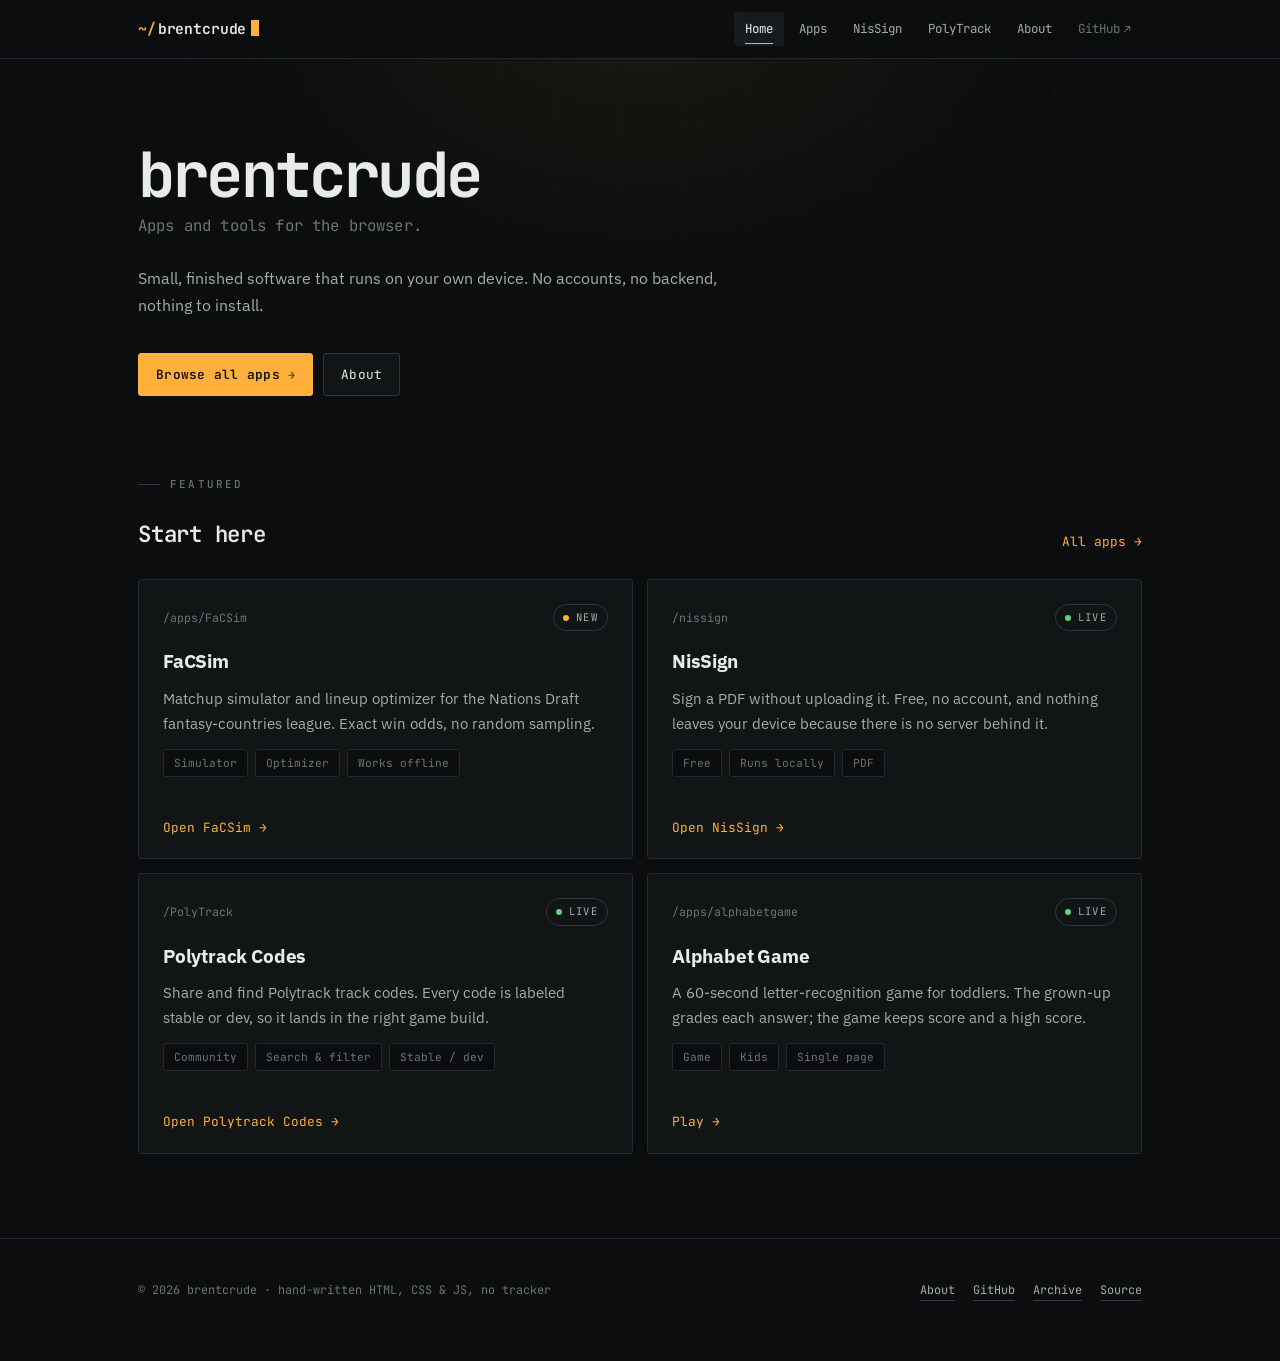
<file: index.html>
<!DOCTYPE html>
<html lang="en">
<head>
<meta charset="utf-8">
<meta name="viewport" content="width=device-width, initial-scale=1">
<title>brentcrude — apps &amp; tools</title>
<meta name="description" content="Small, finished software that runs in your browser: a fantasy-league simulator, a private PDF signer, a Polytrack code library and more. No accounts, nothing to install.">
<meta name="author" content="brentcrude">
<meta name="theme-color" content="#0b0d0e">

<meta property="og:type" content="website">
<meta property="og:title" content="brentcrude — apps &amp; tools">
<meta property="og:description" content="Small, finished software that runs in your browser. No accounts, nothing to install.">
<meta property="og:url" content="https://knerd.tech/">
<meta name="twitter:card" content="summary">

<link rel="icon" href="data:image/svg+xml,%3Csvg xmlns='http://www.w3.org/2000/svg' viewBox='0 0 32 32'%3E%3Crect width='32' height='32' rx='5' fill='%230b0d0e'/%3E%3Ctext x='16' y='23' font-family='monospace' font-size='19' font-weight='700' fill='%23ffb03a' text-anchor='middle'%3Eb%3C/text%3E%3C/svg%3E">

<link rel="preconnect" href="https://fonts.googleapis.com">
<link rel="preconnect" href="https://fonts.gstatic.com" crossorigin>
<link href="https://fonts.googleapis.com/css2?family=IBM+Plex+Sans:wght@400;500;600&family=JetBrains+Mono:wght@400;500;600;700&display=swap" rel="stylesheet">
<!-- root-relative so every page (and the 404) shares one stylesheet and one nav -->
<link rel="stylesheet" href="/assets/css/site.css">
</head>
<body>

<header class="site-head">
  <div class="wrap">
    <a class="brand" href="/"><span class="tilde">~/</span>brentcrude<span class="caret" aria-hidden="true"></span></a>
    <nav class="site-nav" aria-label="Main">
      <a href="/" aria-current="page">Home</a>
      <a href="/apps/">Apps</a>
      <a href="/nissign/">NisSign</a>
      <a href="/PolyTrack/">PolyTrack</a>
      <a href="/about/">About</a>
      <a class="ext" href="https://github.com/brentcrude" rel="noopener">GitHub</a>
    </nav>
  </div>
</header>

<main class="shell" id="top">

  <!-- ============ hero ============ -->
  <section class="hero hero--home">
    <div class="wrap">
      <h1>brentcrude</h1>
      <p class="role">Apps and tools for the browser.</p>
      <p class="bio">
        Small, finished software that runs on your own device. No accounts, no backend, nothing to install.
      </p>
      <div class="actions">
        <a class="btn primary" href="/apps/">Browse all apps<span class="arw" aria-hidden="true">&rarr;</span></a>
        <a class="btn" href="/about/">About</a>
      </div>
    </div>
  </section>

  <!-- ============ featured ============ -->
  <section id="featured" class="featured">
    <div class="wrap">
      <div class="section-head">
        <div>
          <p class="eyebrow">Featured</p>
          <h2>Start here</h2>
        </div>
        <a class="link-arrow" href="/apps/">All apps <span aria-hidden="true">&rarr;</span></a>
      </div>

      <div class="app-grid">

        <a class="app-card" href="/apps/FaCSim/dist/index.html">
          <div class="app-top"><span class="app-path">/apps/FaCSim</span><span class="status status--building"><i aria-hidden="true"></i>New</span></div>
          <h3>FaCSim</h3>
          <p>Matchup simulator and lineup optimizer for the Nations Draft fantasy-countries league. Exact win odds, no random sampling.</p>
          <ul class="tags"><li>Simulator</li><li>Optimizer</li><li>Works offline</li></ul>
          <span class="app-go">Open FaCSim <span aria-hidden="true">&rarr;</span></span>
        </a>

        <a class="app-card" href="/nissign/">
          <div class="app-top"><span class="app-path">/nissign</span><span class="status status--active"><i aria-hidden="true"></i>Live</span></div>
          <h3>NisSign</h3>
          <p>Sign a PDF without uploading it. Free, no account, and nothing leaves your device because there is no server behind it.</p>
          <ul class="tags"><li>Free</li><li>Runs locally</li><li>PDF</li></ul>
          <span class="app-go">Open NisSign <span aria-hidden="true">&rarr;</span></span>
        </a>

        <a class="app-card" href="/PolyTrack/">
          <div class="app-top"><span class="app-path">/PolyTrack</span><span class="status status--active"><i aria-hidden="true"></i>Live</span></div>
          <h3>Polytrack Codes</h3>
          <p>Share and find Polytrack track codes. Every code is labeled stable or dev, so it lands in the right game build.</p>
          <ul class="tags"><li>Community</li><li>Search &amp; filter</li><li>Stable / dev</li></ul>
          <span class="app-go">Open Polytrack Codes <span aria-hidden="true">&rarr;</span></span>
        </a>

        <a class="app-card" href="/apps/alphabetgame/">
          <div class="app-top"><span class="app-path">/apps/alphabetgame</span><span class="status status--active"><i aria-hidden="true"></i>Live</span></div>
          <h3>Alphabet Game</h3>
          <p>A 60-second letter-recognition game for toddlers. The grown-up grades each answer; the game keeps score and a high score.</p>
          <ul class="tags"><li>Game</li><li>Kids</li><li>Single page</li></ul>
          <span class="app-go">Play <span aria-hidden="true">&rarr;</span></span>
        </a>

      </div>
    </div>
  </section>

</main>

<footer class="site-foot">
  <div class="wrap">
    <span>&copy; 2026 brentcrude &middot; hand-written HTML, CSS &amp; JS, no tracker</span>
    <div class="foot-links">
      <a href="/about/">About</a>
      <a href="https://github.com/brentcrude" rel="noopener">GitHub</a>
      <a href="/legacy/">Archive</a>
      <a href="https://github.com/brentcrude/brentcrude.github.io" rel="noopener">Source</a>
    </div>
  </div>
</footer>

</body>
</html>
</file>
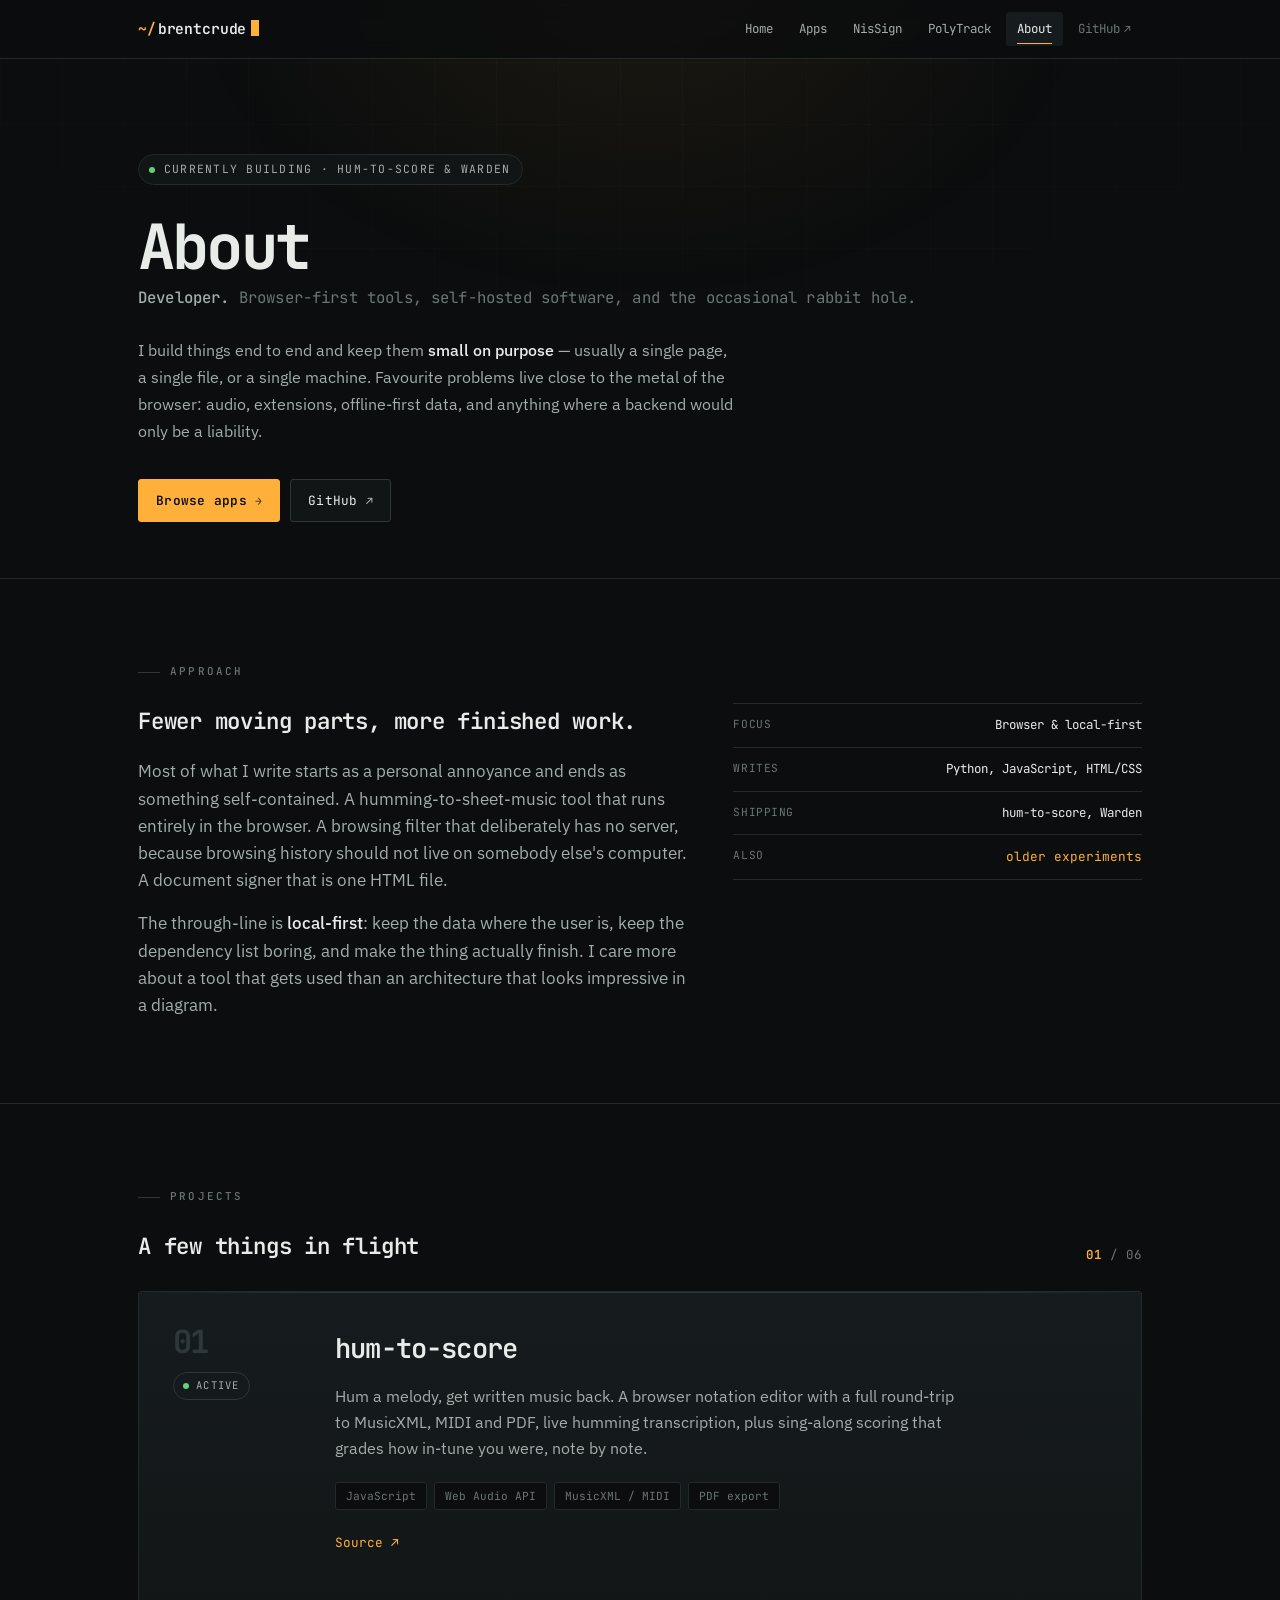
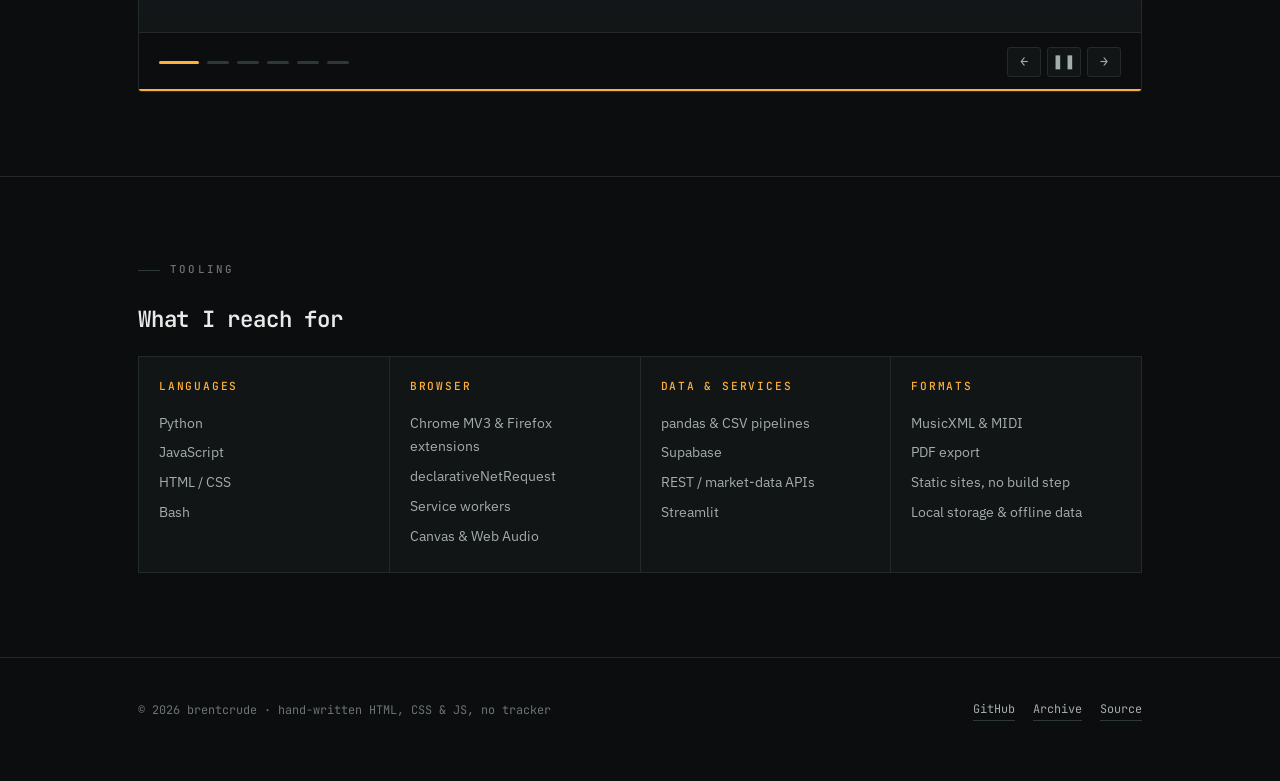
<file: about/index.html>
<!DOCTYPE html>
<html lang="en">
<head>
<meta charset="utf-8">
<meta name="viewport" content="width=device-width, initial-scale=1">
<title>About — brentcrude</title>
<meta name="description" content="About brentcrude: a developer who builds small, local-first browser tools, plus the projects in flight and the tooling behind them.">
<meta name="author" content="brentcrude">
<meta name="theme-color" content="#0b0d0e">

<meta property="og:type" content="website">
<meta property="og:title" content="About — brentcrude">
<meta property="og:description" content="A developer who builds small, local-first browser tools.">
<meta property="og:url" content="https://knerd.tech/about/">
<meta name="twitter:card" content="summary">

<link rel="icon" href="data:image/svg+xml,%3Csvg xmlns='http://www.w3.org/2000/svg' viewBox='0 0 32 32'%3E%3Crect width='32' height='32' rx='5' fill='%230b0d0e'/%3E%3Ctext x='16' y='23' font-family='monospace' font-size='19' font-weight='700' fill='%23ffb03a' text-anchor='middle'%3Eb%3C/text%3E%3C/svg%3E">

<link rel="preconnect" href="https://fonts.googleapis.com">
<link rel="preconnect" href="https://fonts.gstatic.com" crossorigin>
<link href="https://fonts.googleapis.com/css2?family=IBM+Plex+Sans:wght@400;500;600&family=JetBrains+Mono:wght@400;500;600;700&display=swap" rel="stylesheet">
<!-- root-relative so every page (and the 404) shares one stylesheet and one nav -->
<link rel="stylesheet" href="/assets/css/site.css">
</head>
<body>

<header class="site-head">
  <div class="wrap">
    <a class="brand" href="/"><span class="tilde">~/</span>brentcrude<span class="caret" aria-hidden="true"></span></a>
    <nav class="site-nav" aria-label="Main">
      <a href="/">Home</a>
      <a href="/apps/">Apps</a>
      <a href="/nissign/">NisSign</a>
      <a href="/PolyTrack/">PolyTrack</a>
      <a href="/about/" aria-current="page">About</a>
      <a class="ext" href="https://github.com/brentcrude" rel="noopener">GitHub</a>
    </nav>
  </div>
</header>

<main class="shell" id="top">

  <section class="hero hero--home">
    <div class="wrap">
      <p class="status-line"><span class="pulse" aria-hidden="true"></span>Currently building &middot; hum-to-score &amp; Warden</p>
      <h1>About</h1>
      <p class="role"><b>Developer.</b> Browser-first tools, self-hosted software, and the occasional rabbit hole.</p>
      <p class="bio">
        I build things end to end and keep them <strong>small on purpose</strong> &mdash; usually a single page,
        a single file, or a single machine. Favourite problems live close to the metal of the browser:
        audio, extensions, offline-first data, and anything where a backend would only be a liability.
      </p>
      <div class="actions">
        <a class="btn primary" href="/apps/">Browse apps<span class="arw" aria-hidden="true">&rarr;</span></a>
        <a class="btn" href="https://github.com/brentcrude" rel="noopener">GitHub<span class="arw" aria-hidden="true">&#8599;</span></a>
      </div>
    </div>
  </section>

  <section id="approach">
    <div class="wrap">
      <p class="eyebrow">Approach</p>
      <div class="about-grid">
        <div>
          <h2>Fewer moving parts, more finished work.</h2>
          <p>
            Most of what I write starts as a personal annoyance and ends as something self-contained.
            A humming-to-sheet-music tool that runs entirely in the browser. A browsing filter that
            deliberately has no server, because browsing history should not live on somebody else's
            computer. A document signer that is one HTML file.
          </p>
          <p>
            The through-line is <strong>local-first</strong>: keep the data where the user is, keep the
            dependency list boring, and make the thing actually finish. I care more about a tool that gets
            used than an architecture that looks impressive in a diagram.
          </p>
        </div>
        <ul class="facts">
          <li><span class="k">Focus</span><span class="v">Browser &amp; local-first</span></li>
          <li><span class="k">Writes</span><span class="v">Python, JavaScript, HTML/CSS</span></li>
          <li><span class="k">Shipping</span><span class="v">hum-to-score, Warden</span></li>
          <li><span class="k">Also</span><span class="v"><a class="link-arrow" href="/legacy/">older experiments</a></span></li>
        </ul>
      </div>
    </div>
  </section>

  <section id="work">
    <div class="wrap">
      <p class="eyebrow">Projects</p>
      <div class="section-head">
        <h2>A few things in flight</h2>
        <span class="counter" aria-hidden="true"><b id="pIndex">01</b> / <span id="pTotal">06</span></span>
      </div>
      <div class="panel" id="panel" tabindex="0" aria-roledescription="carousel" aria-label="Projects">
        <div class="stage" id="stage" aria-live="polite"></div>
        <div class="panel-foot">
          <div class="dots" id="dots" role="tablist" aria-label="Choose a project"></div>
          <span class="rotator-note" id="rotatorNote" aria-live="polite"></span>
          <div class="controls">
            <button type="button" class="ctrl" id="prev" aria-label="Previous project">&larr;</button>
            <button type="button" class="ctrl" id="playPause" aria-label="Pause auto-rotation" aria-pressed="false">&#10074;&#10074;</button>
            <button type="button" class="ctrl" id="next" aria-label="Next project">&rarr;</button>
          </div>
        </div>
        <div class="progress" aria-hidden="true"><span id="progress"></span></div>
      </div>
      <noscript>
        <ul class="noscript-list">
          <li>hum-to-score &mdash; hum a melody, get written music back (music notation editor in the browser)</li>
          <li>Warden &mdash; self-hosted, family-safe browsing filter with a local admin dashboard</li>
          <li>FaCSim &mdash; matchup simulator and lineup optimizer (<a href="/apps/FaCSim/dist/index.html">open it</a>)</li>
          <li>NisSign &mdash; free PDF signing tool that runs entirely on your own device (<a href="/nissign/">open it</a>)</li>
          <li>Polytrack Codes &mdash; track code library (<a href="/PolyTrack/">open it</a>)</li>
          <li>Blackjack AI &mdash; blackjack-playing agent trained on logged hand data</li>
        </ul>
      </noscript>
    </div>
  </section>

  <section id="stack">
    <div class="wrap">
      <p class="eyebrow">Tooling</p>
      <h2>What I reach for</h2>
      <div class="stack-grid">
        <div class="stack-card">
          <h3>Languages</h3>
          <ul>
            <li>Python</li>
            <li>JavaScript</li>
            <li>HTML / CSS</li>
            <li>Bash</li>
          </ul>
        </div>
        <div class="stack-card">
          <h3>Browser</h3>
          <ul>
            <li>Chrome MV3 &amp; Firefox extensions</li>
            <li>declarativeNetRequest</li>
            <li>Service workers</li>
            <li>Canvas &amp; Web Audio</li>
          </ul>
        </div>
        <div class="stack-card">
          <h3>Data &amp; services</h3>
          <ul>
            <li>pandas &amp; CSV pipelines</li>
            <li>Supabase</li>
            <li>REST / market-data APIs</li>
            <li>Streamlit</li>
          </ul>
        </div>
        <div class="stack-card">
          <h3>Formats</h3>
          <ul>
            <li>MusicXML &amp; MIDI</li>
            <li>PDF export</li>
            <li>Static sites, no build step</li>
            <li>Local storage &amp; offline data</li>
          </ul>
        </div>
      </div>
    </div>
  </section>

</main>

<footer class="site-foot">
  <div class="wrap">
    <span>&copy; 2026 brentcrude &middot; hand-written HTML, CSS &amp; JS, no tracker</span>
    <div class="foot-links">
      <a href="https://github.com/brentcrude" rel="noopener">GitHub</a>
      <a href="/legacy/">Archive</a>
      <a href="https://github.com/brentcrude/brentcrude.github.io" rel="noopener">Source</a>
    </div>
  </div>
</footer>

<script src="/assets/js/projects.js"></script>
<script src="/assets/js/main.js"></script>

</body>
</html>
</file>
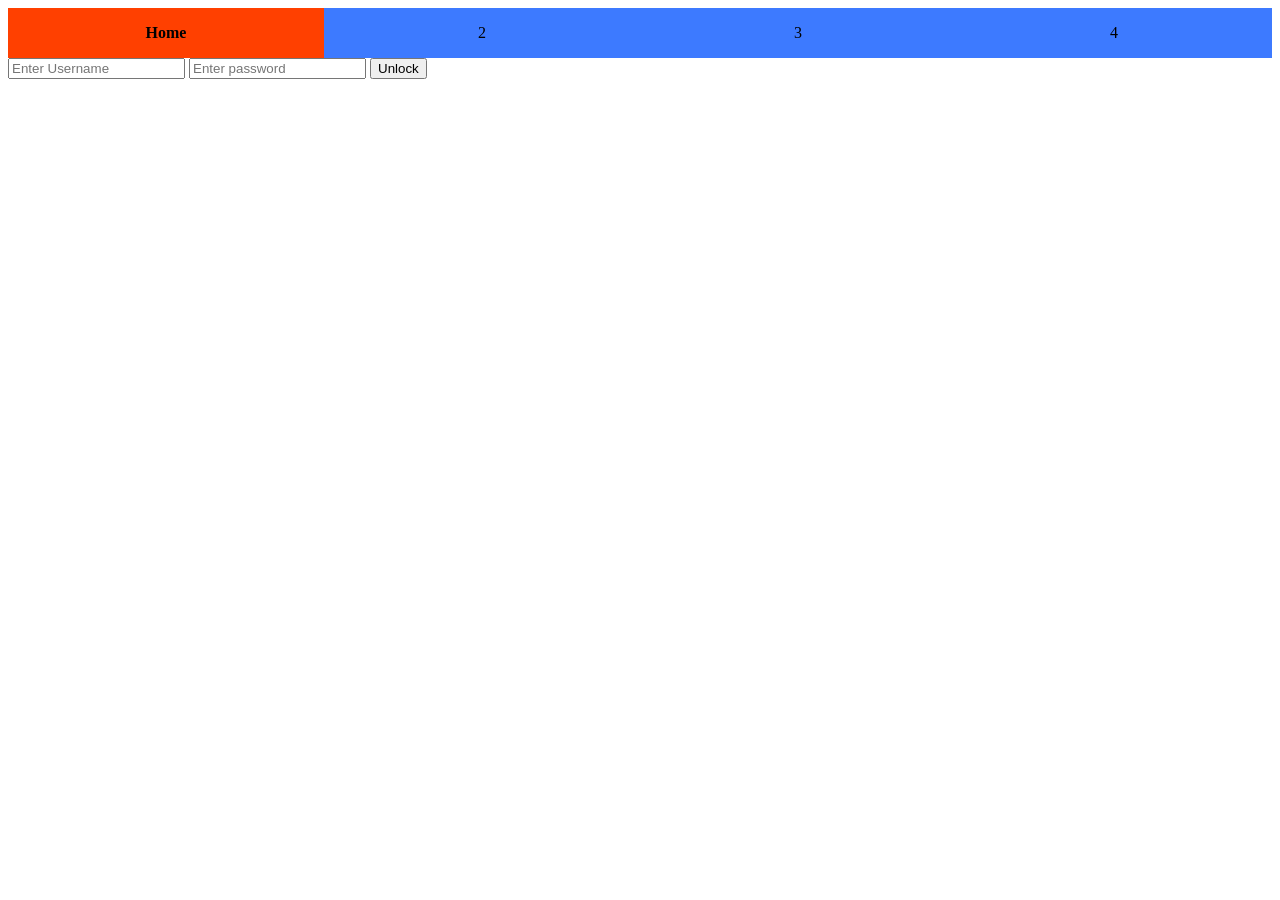
<file: legacy/index.html>
<!DOCTYPE html>
<html>
<head>
  <title>BC: Main</title>
  <link rel="stylesheet" href="style.css">
</head>
<body>
  <div class="navbar">
    <div class="navBox active">Home</div>
    <div class="navBox">2</div>
    <div class="navBox">3</div>
    <div class="navBox">4</div>
  </div>
  <input id="username" placeholder="Enter Username">
  <input type="password" id="pwdIn" placeholder="Enter password">
  <button id="checkPwd">Unlock</button>
  <div id="displayBuffer" style="display:none; margin-top:20px;"></div>

  <script src="main.js"></script>
</body>
</html>
</file>
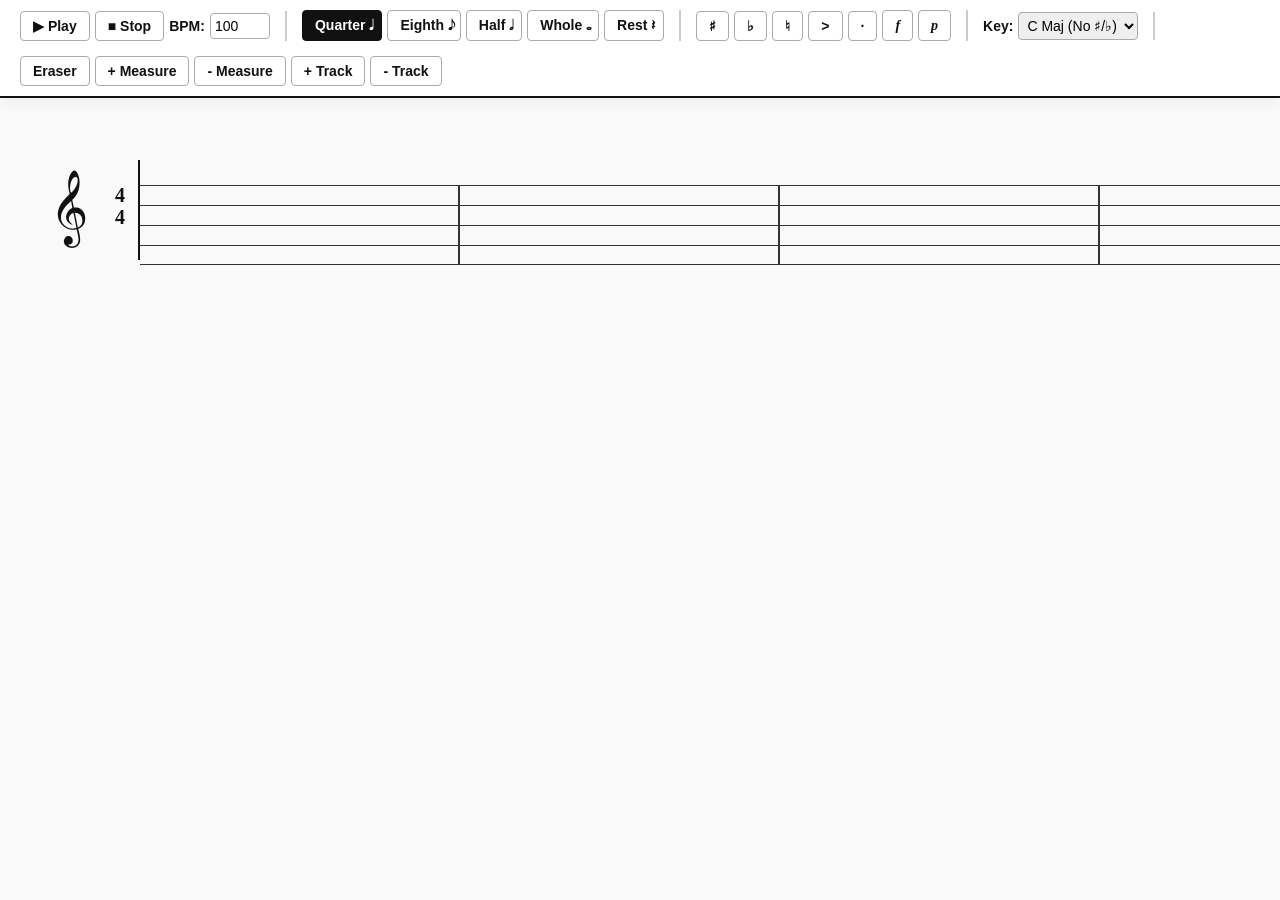
<file: beta/music/index.html>
<!DOCTYPE html>
<html lang="en">
<head>
    <meta charset="UTF-8">
    <meta name="viewport" content="width=device-width, initial-scale=1.0">
    <title>Minimalist Composer Pro</title>
    <!-- Google Fonts for Musical Symbols -->
    <link rel="preconnect" href="https://fonts.googleapis.com">
    <link rel="preconnect" href="https://fonts.gstatic.com" crossorigin>
    <link href="https://fonts.googleapis.com/css2?family=Noto+Music&display=swap" rel="stylesheet">
    <link rel="stylesheet" href="styles.css">
</head>
<body>

<div id="toolbar">
    <div class="tool-group" id="playback-tools">
        <button id="btn-play">▶ Play</button>
        <button id="btn-stop">■ Stop</button>
        <div class="input-wrapper">
            <label for="tempo-input">BPM:</label>
            <input type="number" id="tempo-input" value="100" min="40" max="240">
        </div>
    </div>
    
    <div class="tool-group" id="note-tools">
        <button class="tool-btn active" data-type="quarter" data-char="𝅘𝅥" data-dur="1">Quarter 𝅘𝅥</button>
        <button class="tool-btn" data-type="eighth" data-char="𝅘𝅥𝅮" data-dur="0.5">Eighth 𝅘𝅥𝅮</button>
        <button class="tool-btn" data-type="half" data-char="𝅗𝅥" data-dur="2">Half 𝅗𝅥</button>
        <button class="tool-btn" data-type="whole" data-char="𝅝" data-dur="4">Whole 𝅝</button>
        <button class="tool-btn" data-type="rest-quarter" data-char="𝄽" data-dur="1">Rest 𝄽</button>
    </div>

    <div class="tool-group" id="modifier-tools">
        <button class="tool-btn" data-type="accidental" data-val="♯">♯</button>
        <button class="tool-btn" data-type="accidental" data-val="♭">♭</button>
        <button class="tool-btn" data-type="accidental" data-val="♮">♮</button>
        <button class="tool-btn" data-type="articulation" data-val=">">></button>
        <button class="tool-btn" data-type="articulation" data-val="·">·</button>
        <button class="tool-btn" data-type="dynamic" data-val="f"><i>f</i></button>
        <button class="tool-btn" data-type="dynamic" data-val="p"><i>p</i></button>
    </div>

    <div class="tool-group" id="settings-tools">
        <div class="input-wrapper">
            <label for="key-sig-select">Key:</label>
            <select id="key-sig-select">
                <option value="C">C Maj (No ♯/♭)</option>
                <option value="G">G Maj (1 ♯)</option>
                <option value="D">D Maj (2 ♯)</option>
                <option value="F">F Maj (1 ♭)</option>
                <option value="Bb">Bb Maj (2 ♭)</option>
            </select>
        </div>
    </div>

    <div class="tool-group" id="action-tools">
        <button class="tool-btn" data-type="delete">Eraser</button>
        <button id="btn-add-measure">+ Measure</button>
        <button id="btn-del-measure">- Measure</button>
        <button id="btn-add-track">+ Track</button>
        <button id="btn-del-track">- Track</button>
    </div>
</div>

<div id="score"></div>

<script src="script.js"></script>
</body>
</html>
</file>
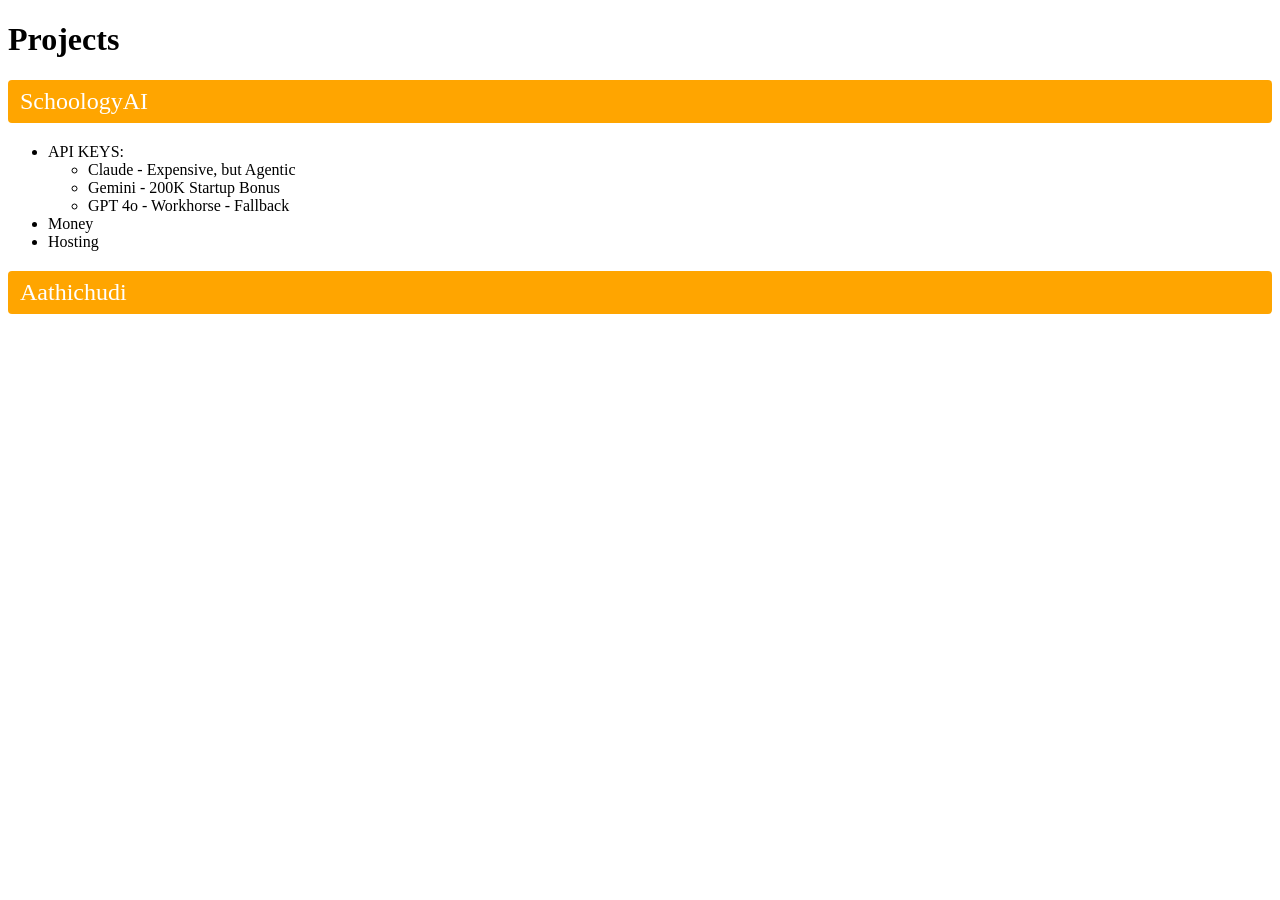
<file: dev/pending/index.html>
<!DOCTYPE html>
<head>
    <title>D1 Projects</title>
    <link rel="stylesheet" href="style.css">
</head>
<body>
    <h1>Projects</h1>
    <h2 class="pending">SchoologyAI</h2>
    <ul>
        <li>API KEYS:
            <ul>
                <li>Claude - Expensive, but Agentic</li>
                <li>Gemini - 200K Startup Bonus</li>
                <li>GPT 4o - Workhorse - Fallback</li>
            </ul>
        </li>
        <li>Money</li>
        <li>Hosting</li>
    </ul>
    <h2 class="pending">Aathichudi</h2>
</body>
</file>
<file: assets/css/site.css>
/* ============================================================
   brentcrude — bio site
   Single stylesheet. Dark, technical, no framework.
   ============================================================ */

/* ---------- tokens ---------- */
:root {
  --bg: #0b0d0e;
  --surface: #111516;
  --surface-2: #161b1d;
  --line: #222a2c;
  --line-2: #2e3739;
  --ink: #e8ece9;
  --ink-2: #a3adab;
  --ink-3: #6b7574;

  --accent: #ffb03a;          /* phosphor amber */
  --accent-ink: #0b0d0e;
  --accent-wash: rgba(255, 176, 58, 0.1);
  --ok: #62d17f;
  --info: #7cb6dd;

  --grid: rgba(255, 255, 255, 0.024);

  --mono: "JetBrains Mono", ui-monospace, SFMono-Regular, Menlo, Consolas, monospace;
  --sans: "IBM Plex Sans", system-ui, -apple-system, "Segoe UI", Roboto, Helvetica, Arial, sans-serif;

  --max: 1060px;
  --r: 3px;
  color-scheme: dark;
}

/* ---------- reset ---------- */
*, *::before, *::after { box-sizing: border-box; }

html { -webkit-text-size-adjust: 100%; scroll-behavior: smooth; }

body {
  margin: 0;
  background: var(--bg);
  color: var(--ink);
  font-family: var(--sans);
  font-size: 16.5px;
  line-height: 1.65;
  font-synthesis: none;
  -webkit-font-smoothing: antialiased;
  text-rendering: optimizeLegibility;
  overflow-x: hidden;
}

/* faint engineering grid + a single cool glow at the top */
body::before {
  content: "";
  position: fixed;
  inset: 0;
  z-index: 0;
  pointer-events: none;
  background-image:
    linear-gradient(to right, var(--grid) 1px, transparent 1px),
    linear-gradient(to bottom, var(--grid) 1px, transparent 1px);
  background-size: 62px 62px;
  -webkit-mask-image: radial-gradient(125% 85% at 50% -5%, #000 0%, transparent 78%);
  mask-image: radial-gradient(125% 85% at 50% -5%, #000 0%, transparent 78%);
}

body::after {
  content: "";
  position: fixed;
  top: -320px;
  left: 50%;
  width: 900px;
  height: 620px;
  transform: translateX(-50%);
  z-index: 0;
  pointer-events: none;
  background: radial-gradient(closest-side, rgba(255, 176, 58, 0.07), transparent 100%);
}

::selection { background: var(--accent); color: var(--accent-ink); }

img, svg { max-width: 100%; }

a { color: var(--ink); text-decoration: none; }

:focus-visible {
  outline: 2px solid var(--accent);
  outline-offset: 3px;
  border-radius: 1px;
}

/* ---------- layout ---------- */
.shell { position: relative; z-index: 1; }

.wrap {
  width: 100%;
  max-width: var(--max);
  margin: 0 auto;
  padding: 0 28px;
}

section { padding: 84px 0; border-top: 1px solid var(--line); }
section:first-of-type { border-top: 0; }

/* ---------- micro-type ---------- */
.eyebrow {
  display: flex;
  align-items: center;
  gap: 10px;
  margin: 0 0 22px;
  font-family: var(--mono);
  font-size: 0.68rem;
  font-weight: 500;
  letter-spacing: 0.2em;
  text-transform: uppercase;
  color: var(--ink-3);
}

.eyebrow::before {
  content: "";
  width: 22px;
  height: 1px;
  background: var(--line-2);
}

h2 {
  margin: 0 0 18px;
  font-family: var(--mono);
  font-size: clamp(1.15rem, 2.4vw, 1.4rem);
  font-weight: 600;
  letter-spacing: -0.01em;
}

/* ============================================================
   header
   ============================================================ */
.site-head {
  position: sticky;
  top: 0;
  z-index: 20;
  background: rgba(11, 13, 14, 0.82);
  backdrop-filter: saturate(140%) blur(10px);
  -webkit-backdrop-filter: saturate(140%) blur(10px);
  border-bottom: 1px solid var(--line);
}

.site-head .wrap {
  display: flex;
  align-items: center;
  justify-content: space-between;
  gap: 20px;
  height: 58px;
}

.brand {
  display: inline-flex;
  align-items: baseline;
  gap: 2px;
  font-family: var(--mono);
  font-size: 0.92rem;
  font-weight: 600;
  letter-spacing: -0.01em;
}

.brand .tilde { color: var(--accent); }

.brand .caret {
  display: inline-block;
  width: 8px;
  height: 1.05em;
  margin-left: 3px;
  background: var(--accent);
  transform: translateY(2px);
  animation: blink 1.15s steps(1, end) infinite;
}

@keyframes blink { 0%, 49% { opacity: 1; } 50%, 100% { opacity: 0; } }

.site-nav {
  display: flex;
  align-items: center;
  gap: 4px;
  font-family: var(--mono);
  font-size: 0.78rem;
}

.site-nav a {
  position: relative;
  padding: 7px 11px;
  border-radius: var(--r);
  color: var(--ink-2);
  transition: color 0.15s ease, background 0.15s ease;
}

.site-nav a:hover { color: var(--ink); background: var(--surface-2); }

.site-nav a[aria-current="page"] {
  color: var(--ink);
  background: var(--surface-2);
}

.site-nav a[aria-current="page"]::after {
  content: "";
  position: absolute;
  left: 11px;
  right: 11px;
  bottom: 2px;
  height: 1px;
  background: var(--accent);
}

.site-nav a.ext { color: var(--ink-3); }

.site-nav a.ext::after {
  content: "\2197";
  margin-left: 4px;
  font-size: 0.9em;
}

/* ============================================================
   hero
   ============================================================ */
.hero { padding: 96px 0 76px; border-top: 0; }

.status-line {
  display: inline-flex;
  align-items: center;
  gap: 9px;
  padding: 5px 12px 5px 10px;
  margin-bottom: 30px;
  border: 1px solid var(--line);
  border-radius: 999px;
  background: var(--surface);
  font-family: var(--mono);
  font-size: 0.71rem;
  letter-spacing: 0.11em;
  text-transform: uppercase;
  color: var(--ink-2);
}

.pulse {
  position: relative;
  width: 6px;
  height: 6px;
  border-radius: 50%;
  background: var(--ok);
}

.pulse::after {
  content: "";
  position: absolute;
  inset: -3px;
  border-radius: 50%;
  border: 1px solid var(--ok);
  opacity: 0;
  animation: ping 2.4s ease-out infinite;
}

@keyframes ping {
  0% { transform: scale(0.7); opacity: 0.7; }
  80%, 100% { transform: scale(1.5); opacity: 0; }
}

.hero h1 {
  margin: 0 0 6px;
  font-family: var(--mono);
  font-size: clamp(2.1rem, 7vw, 3.9rem);
  font-weight: 700;
  line-height: 1.02;
  letter-spacing: -0.045em;
}

.hero h1 .slash { color: var(--accent); }

.role {
  margin: 0 0 26px;
  font-family: var(--mono);
  font-size: clamp(0.85rem, 2vw, 0.98rem);
  color: var(--ink-3);
  letter-spacing: 0.01em;
}

.role b { color: var(--ink-2); font-weight: 500; }

.hero p.bio {
  max-width: 60ch;
  margin: 0 0 34px;
  font-size: 1.03rem;
  color: var(--ink-2);
}

.hero p.bio strong { color: var(--ink); font-weight: 500; }

/* home hero is compact: it introduces, the cards do the selling */
.hero--home { padding: 84px 0 56px; }
.hero--home .bio { margin-bottom: 28px; }

/* ---------- buttons ---------- */
.actions { display: flex; flex-wrap: wrap; gap: 10px; }

.btn {
  display: inline-flex;
  align-items: center;
  gap: 8px;
  padding: 10px 17px;
  border: 1px solid var(--line-2);
  border-radius: var(--r);
  background: var(--surface);
  color: var(--ink);
  font-family: var(--mono);
  font-size: 0.8rem;
  letter-spacing: 0.02em;
  cursor: pointer;
  transition: background 0.15s ease, border-color 0.15s ease, transform 0.08s ease;
}

.btn:hover { background: var(--surface-2); border-color: var(--ink-3); }
.btn:active { transform: translateY(1px); }

.btn.primary {
  background: var(--accent);
  border-color: var(--accent);
  color: var(--accent-ink);
  font-weight: 600;
}

.btn.primary:hover { background: #ffc05f; border-color: #ffc05f; }

.btn .arw { font-size: 0.9em; opacity: 0.75; }

/* ============================================================
   about
   ============================================================ */
.about-grid {
  display: grid;
  grid-template-columns: 1.35fr 1fr;
  gap: 44px;
}

.about-grid p { margin: 0 0 16px; color: var(--ink-2); }
.about-grid p:last-child { margin-bottom: 0; }
.about-grid strong { color: var(--ink); font-weight: 500; }

.facts {
  margin: 0;
  padding: 0;
  list-style: none;
  border-top: 1px solid var(--line);
}

.facts li {
  display: flex;
  justify-content: space-between;
  gap: 16px;
  padding: 11px 0;
  border-bottom: 1px solid var(--line);
  font-family: var(--mono);
  font-size: 0.78rem;
}

.facts dt, .facts .k { color: var(--ink-3); letter-spacing: 0.05em; text-transform: uppercase; font-size: 0.7rem; }
.facts .v { color: var(--ink); text-align: right; }

/* ============================================================
   stack
   ============================================================ */
.stack-grid {
  display: grid;
  grid-template-columns: repeat(auto-fit, minmax(215px, 1fr));
  gap: 1px;
  background: var(--line);
  border: 1px solid var(--line);
}

.stack-card { background: var(--surface); padding: 20px 20px 22px; }

.stack-card h3 {
  margin: 0 0 12px;
  font-family: var(--mono);
  font-size: 0.7rem;
  font-weight: 500;
  letter-spacing: 0.16em;
  text-transform: uppercase;
  color: var(--accent);
}

.stack-card ul {
  margin: 0;
  padding: 0;
  list-style: none;
  font-size: 0.9rem;
  color: var(--ink-2);
}

.stack-card li { padding: 3px 0; }


.fineprint {
  margin: auto 0 0;
  font-size: 0.74rem;
  line-height: 1.6;
  color: var(--ink-3);
}

/* ============================================================
   featured apps (home)
   ============================================================ */
.featured { padding-top: 24px; border-top: 0; }

.app-grid {
  display: grid;
  grid-template-columns: repeat(2, minmax(0, 1fr));
  gap: 14px;
}

.app-card {
  display: flex;
  flex-direction: column;
  gap: 10px;
  padding: 24px 24px 20px;
  background: var(--surface);
  border: 1px solid var(--line);
  border-radius: var(--r);
  transition: border-color 0.15s ease, background 0.15s ease, transform 0.15s ease;
}

.app-card:hover,
.app-card:focus-visible {
  border-color: var(--accent);
  background: var(--surface-2);
  transform: translateY(-2px);
}

.app-top {
  display: flex;
  align-items: center;
  justify-content: space-between;
  gap: 12px;
}

.app-path {
  font-family: var(--mono);
  font-size: 0.72rem;
  color: var(--ink-3);
  overflow-wrap: anywhere;
}

.app-card h3 { margin: 4px 0 0; font-size: 1.2rem; letter-spacing: -0.01em; }
.app-card p { margin: 0; color: var(--ink-2); font-size: 0.94rem; }
.app-card .tags { margin-top: 2px; }

.app-go {
  margin-top: auto;
  padding-top: 8px;
  font-family: var(--mono);
  font-size: 0.8rem;
  color: var(--accent);
}

/* ============================================================
   rotating project panel
   ============================================================ */
.section-head {
  display: flex;
  align-items: flex-end;
  justify-content: space-between;
  gap: 24px;
  margin-bottom: 26px;
}

.section-head h2 { margin-bottom: 0; }

.counter {
  font-family: var(--mono);
  font-size: 0.78rem;
  color: var(--ink-3);
  letter-spacing: 0.08em;
  white-space: nowrap;
}

.counter b { color: var(--accent); font-weight: 600; }

.panel {
  position: relative;
  border: 1px solid var(--line);
  border-radius: var(--r);
  background: linear-gradient(180deg, var(--surface-2), var(--surface));
  overflow: hidden;
}

.panel::before {
  content: "";
  position: absolute;
  inset: 0 0 auto 0;
  height: 1px;
  background: linear-gradient(90deg, transparent, var(--line-2) 20%, var(--line-2) 80%, transparent);
}

.stage { min-height: 340px; }

.slide {
  display: grid;
  grid-template-columns: 132px 1fr;
  gap: 30px;
  padding: 34px 34px 30px;
}

.slide[hidden] { display: none; }

.slide.is-active { animation: rise 0.42s cubic-bezier(0.2, 0.7, 0.2, 1) both; }

@keyframes rise {
  from { opacity: 0; transform: translateY(10px); }
  to { opacity: 1; transform: none; }
}

.slide-rail {
  display: flex;
  flex-direction: column;
  gap: 14px;
  align-items: flex-start;
}

.idx {
  font-family: var(--mono);
  font-size: 2rem;
  font-weight: 700;
  line-height: 1;
  color: var(--line-2);
  letter-spacing: -0.05em;
}

.status {
  display: inline-flex;
  align-items: center;
  gap: 7px;
  padding: 4px 9px;
  border: 1px solid var(--line-2);
  border-radius: 999px;
  font-family: var(--mono);
  font-size: 0.66rem;
  letter-spacing: 0.12em;
  text-transform: uppercase;
  color: var(--ink-2);
  white-space: nowrap;
}

.status i { width: 6px; height: 6px; border-radius: 50%; background: var(--ink-3); }
.status--active i { background: var(--ok); }
.status--building i { background: var(--accent); }
.status--experiment i { background: var(--info); }

.slide-body h3 {
  margin: 0 0 12px;
  font-family: var(--mono);
  font-size: clamp(1.25rem, 3.4vw, 1.7rem);
  font-weight: 600;
  letter-spacing: -0.03em;
}

.slide-body .lede {
  max-width: 62ch;
  margin: 0 0 20px;
  color: var(--ink-2);
  font-size: 0.99rem;
}

.tags {
  display: flex;
  flex-wrap: wrap;
  gap: 7px;
  margin: 0 0 22px;
  padding: 0;
  list-style: none;
}

.tags li {
  padding: 4px 10px;
  border: 1px solid var(--line);
  border-radius: var(--r);
  background: var(--bg);
  font-family: var(--mono);
  font-size: 0.7rem;
  color: var(--ink-3);
}

.slide-links { display: flex; align-items: center; gap: 16px; }

.link-arrow {
  font-family: var(--mono);
  font-size: 0.8rem;
  color: var(--accent);
  border-bottom: 1px solid transparent;
  transition: border-color 0.15s ease;
}

.link-arrow:hover { border-bottom-color: var(--accent); }

.not-public {
  font-family: var(--mono);
  font-size: 0.75rem;
  color: var(--ink-3);
  font-style: italic;
}

/* ---------- panel controls ---------- */
.panel-foot {
  display: flex;
  align-items: center;
  justify-content: space-between;
  gap: 20px;
  padding: 14px 20px;
  border-top: 1px solid var(--line);
  background: var(--bg);
}

.dots { display: flex; align-items: center; gap: 8px; }

.dot {
  width: 22px;
  height: 3px;
  padding: 0;
  border: 0;
  border-radius: 2px;
  background: var(--line-2);
  cursor: pointer;
  transition: background 0.18s ease, width 0.18s ease;
}

.dot:hover { background: var(--ink-3); }
.dot[aria-selected="true"] { width: 40px; background: var(--accent); }

.controls { display: flex; align-items: center; gap: 6px; }

.ctrl {
  display: inline-flex;
  align-items: center;
  justify-content: center;
  width: 34px;
  height: 30px;
  border: 1px solid var(--line);
  border-radius: var(--r);
  background: var(--surface);
  color: var(--ink-2);
  font-family: var(--mono);
  font-size: 0.85rem;
  line-height: 1;
  cursor: pointer;
  transition: background 0.15s ease, color 0.15s ease, border-color 0.15s ease;
}

.ctrl:hover { background: var(--surface-2); color: var(--ink); border-color: var(--line-2); }
.ctrl.is-paused { color: var(--accent); border-color: var(--line-2); }

.rotator-note {
  font-family: var(--mono);
  font-size: 0.72rem;
  color: var(--ink-3);
}

.progress {
  position: absolute;
  left: 0;
  bottom: 0;
  height: 2px;
  width: 100%;
  background: transparent;
}

.progress span {
  display: block;
  height: 100%;
  width: 0;
  background: var(--accent);
}

@keyframes sweep { from { width: 0; } to { width: 100%; } }

/* ---------- noscript fallback ---------- */
.noscript-list { padding-left: 18px; color: var(--ink-2); }

/* ============================================================
   404
   ============================================================ */
.notfound { padding: 92px 0 84px; border-top: 0; }

.nf-head {
  display: flex;
  align-items: flex-end;
  justify-content: space-between;
  gap: 30px;
  flex-wrap: wrap;
  margin-bottom: 34px;
}

.nf-code {
  margin: 0;
  font-family: var(--mono);
  font-size: clamp(4rem, 17vw, 8.5rem);
  font-weight: 700;
  line-height: 0.86;
  letter-spacing: -0.06em;
}

/* the slashed zero, the way mono fonts like it */
.nf-code em {
  font-style: normal;
  color: var(--accent);
  position: relative;
}

.nf-code em::after {
  content: "";
  position: absolute;
  left: -0.1em;
  right: -0.1em;
  top: 50%;
  height: 0.045em;
  background: var(--bg);
  transform: rotate(-16deg);
}

.nf-head h1 {
  margin: 0;
  font-family: var(--mono);
  font-size: clamp(1.1rem, 3vw, 1.45rem);
  font-weight: 600;
  letter-spacing: -0.02em;
}

.nf-head .nf-sub {
  margin: 8px 0 0;
  max-width: 46ch;
  color: var(--ink-2);
  font-size: 0.98rem;
}

.nf-grid {
  display: grid;
  grid-template-columns: 1.25fr 1fr;
  gap: 44px;
  align-items: start;
}

/* the log holds long unbreakable URLs; let the columns shrink and scroll
   inside themselves instead of pushing the page wide */
.nf-grid > * { min-width: 0; }

/* ---------- terminal frame ---------- */
.term {
  border: 1px solid var(--line);
  border-radius: var(--r);
  background: var(--surface);
  overflow: hidden;
}

.term-bar {
  display: flex;
  align-items: center;
  gap: 9px;
  padding: 9px 14px;
  border-bottom: 1px solid var(--line);
  background: var(--bg);
  font-family: var(--mono);
  font-size: 0.68rem;
  letter-spacing: 0.1em;
  text-transform: uppercase;
  color: var(--ink-3);
}

.term-lights { display: flex; gap: 5px; margin-right: 4px; }
.term-lights i { width: 8px; height: 8px; border-radius: 50%; background: var(--line-2); }
.term-lights i:first-child { background: var(--accent); opacity: 0.55; }

.term-body {
  margin: 0;
  padding: 18px 20px 20px;
  font-family: var(--mono);
  font-size: 0.79rem;
  line-height: 1.95;
  color: var(--ink-2);
  overflow-x: auto;
}

.term-body .p { color: var(--accent); }
.term-body .cmd { color: var(--ink); }
.term-body .code { color: var(--ink); font-weight: 600; }
.term-body .no { color: var(--accent); font-weight: 600; }
.term-body .note { color: var(--ink-3); }

.term-cursor {
  display: inline-block;
  width: 8px;
  height: 1.05em;
  background: var(--accent);
  transform: translateY(2px);
  animation: blink 1.15s steps(1, end) infinite;
}

.nf-actions { margin-top: 22px; }

/* ---------- where to go instead ---------- */
.destinations {
  margin: 0 0 22px;
  padding: 0;
  list-style: none;
  border-top: 1px solid var(--line);
}

.destinations li { border-bottom: 1px solid var(--line); }

.destinations a {
  display: flex;
  align-items: baseline;
  justify-content: space-between;
  gap: 14px;
  padding: 11px 2px;
  font-family: var(--mono);
  font-size: 0.8rem;
  color: var(--ink-2);
  transition: color 0.15s ease, padding-left 0.15s ease;
}

.destinations a:hover { color: var(--ink); padding-left: 9px; }
.destinations .path { color: var(--ink); }
.destinations .desc { color: var(--ink-3); font-size: 0.72rem; text-align: right; }

/* ============================================================
   footer
   ============================================================ */
.site-foot { padding: 42px 0 60px; border-top: 1px solid var(--line); }

.site-foot .wrap {
  display: flex;
  flex-wrap: wrap;
  align-items: center;
  justify-content: space-between;
  gap: 18px;
  font-family: var(--mono);
  font-size: 0.74rem;
  color: var(--ink-3);
}

.foot-links { display: flex; gap: 18px; }

.foot-links a { color: var(--ink-2); border-bottom: 1px solid var(--line-2); }
.foot-links a:hover { color: var(--accent); border-bottom-color: var(--accent); }

/* ============================================================
   responsive
   ============================================================ */
@media (max-width: 860px) {
  body { font-size: 16px; }
  section { padding: 62px 0; }
  .hero { padding: 66px 0 56px; }
  .wrap { padding: 0 20px; }
  .about-grid { grid-template-columns: 1fr; gap: 30px; }
  .nf-grid { grid-template-columns: 1fr; gap: 34px; }
  .notfound { padding: 64px 0 56px; }
  .nf-head { flex-direction: column; align-items: flex-start; gap: 16px; }
  .term-body { font-size: 0.73rem; padding: 16px 16px 18px; }
  .app-grid { grid-template-columns: 1fr; }
  .slide { grid-template-columns: 1fr; gap: 18px; padding: 26px 22px 22px; }
  .destinations a { flex-direction: column; align-items: flex-start; gap: 3px; }
  .destinations .desc { text-align: left; }
  .slide-rail { flex-direction: row; align-items: center; gap: 12px; }
  .idx { font-size: 1.5rem; }
  .stage { min-height: 430px; }
  .panel-foot { flex-wrap: wrap; gap: 12px; }
  .controls { order: 3; width: 100%; justify-content: space-between; }
}

@media (max-width: 640px) {
  /* give the nav its own wrapped row so links never push the page wide */
  .site-head .wrap {
    flex-wrap: wrap;
    height: auto;
    gap: 2px 14px;
    padding-top: 9px;
    padding-bottom: 9px;
  }
  .site-nav {
    width: 100%;
    flex-wrap: wrap;
    gap: 0 2px;
    margin-left: -7px;
    font-size: 0.74rem;
  }
  .site-nav a { padding: 6px 7px; }
}

@media (max-width: 560px) {
  .stage { min-height: 500px; }
  .section-head { flex-direction: column; align-items: flex-start; gap: 8px; }
}

/* ============================================================
   motion & contrast preferences
   ============================================================ */
@media (prefers-reduced-motion: reduce) {
  html { scroll-behavior: auto; }
  *, *::before, *::after {
    animation-duration: 0.001ms !important;
    animation-iteration-count: 1 !important;
    transition-duration: 0.001ms !important;
  }
  .slide.is-active { animation: none; }
  .progress span { display: none; }
  .term-cursor { animation: none; }
}

@media print {
  body { background: #fff; color: #000; }
  body::before, body::after, .site-head, .controls, .dots, .progress { display: none; }
  .term-cursor { display: none; }
  .slide { display: block !important; }
}
</file>
<file: legacy/style.css>
.navbar { /*class container*/
    display: flex; /*boxes go sideways*/
}

.navBox {
      display: flex;
      flex: 1;
      height: 50px;
      background-color: rgb(61, 122, 255);
      align-items: center;
      justify-content: center;
      transition: background-color 0.3s;
      cursor: pointer;
      /* remove box margins */
      margin: 0;
    }

    .navBox:hover {
      background-color: rgb(0, 81, 255);
    }
    .navBox.active {
      background-color: rgb(255, 64, 0);
      font-weight: bold;
    }

.secret {
  display: none;
  opacity: 0;
  transition: opacity 0.5s;
  margin-top: 15px;
}
.secret.show {
  display: block;
  opacity: 1;
  cursor: crosshair;
}
</file>
<file: beta/music/styles.css>
:root {
    --bg: #f9f9f9;
    --fg: #111;
    --staff-line-color: #333;
    --measure-width: 320px;
    --line-spacing: 20px;
}

* { box-sizing: border-box; user-select: none; }

body {
    margin: 0; padding: 0;
    font-family: "Helvetica Neue", Helvetica, Arial, sans-serif;
    background-color: var(--bg);
    color: var(--fg);
    overflow-x: auto;
}

#toolbar {
    position: fixed; top: 0; left: 0; width: 100%;
    background: #fff; border-bottom: 2px solid var(--fg);
    box-shadow: 0 4px 15px rgba(0,0,0,0.05);
    display: flex; flex-wrap: wrap; gap: 15px;
    padding: 10px 20px; z-index: 1000; align-items: center;
}

.tool-group {
    display: flex; gap: 5px; align-items: center;
    border-right: 2px solid #ccc; padding-right: 15px;
}
.tool-group:last-child { border-right: none; }

button {
    background: #fff; color: var(--fg); border: 1px solid #aaa;
    border-radius: 4px; padding: 6px 12px; font-size: 14px;
    cursor: pointer; font-weight: 600; transition: all 0.2s ease;
}
button:hover { background: #eee; }
button.active { background: var(--fg); color: #fff; border-color: var(--fg); }
button i { font-family: serif; }

.input-wrapper { display: flex; align-items: center; gap: 5px; font-size: 14px; font-weight: bold;}
input[type="number"], select {
    padding: 4px; border: 1px solid #aaa; border-radius: 4px; font-size: 14px;
}
input[type="number"] { width: 60px; }

#score {
    margin-top: 120px; padding: 40px; display: flex; flex-direction: column; gap: 80px; min-width: max-content;
}

.track-container { display: flex; align-items: flex-start; }

.clef-time-area {
    width: 100px; height: 100px; position: relative; border-right: 2px solid var(--fg); flex-shrink: 0;
}
.clef {
    position: absolute; left: 10px; top: 10px; font-size: 65px;
    font-family: 'Times New Roman', serif; pointer-events: none;
}

/* Key Signature Styling */
.key-sig {
    position: absolute; left: 45px; top: 20px; font-size: 24px;
    font-family: 'Noto Music', sans-serif; pointer-events: none; line-height: 1;
}

.time-sig {
    position: absolute; left: 75px; top: 25px; font-size: 20px; font-weight: bold;
    font-family: 'Times New Roman', serif; line-height: 20px; text-align: center; pointer-events: none;
}
.time-sig div { margin-bottom: 2px; }

.track {
    position: relative; height: 80px; width: calc(var(--measure-width) * 4);
    margin-top: 25px; border-top: 1px solid var(--staff-line-color); border-bottom: 1px solid var(--staff-line-color);
    background-image: 
        repeating-linear-gradient(to bottom, transparent, transparent 19px, var(--staff-line-color) 19px, var(--staff-line-color) 20px),
        repeating-linear-gradient(to right, transparent, transparent calc(var(--measure-width) - 2px), var(--staff-line-color) calc(var(--measure-width) - 2px), var(--staff-line-color) var(--measure-width));
    background-size: 100% var(--line-spacing), var(--measure-width) 100%;
}

.note {
    position: absolute; cursor: grab; transform: translate(-50%, -60%);
    font-size: 45px; line-height: 0; pointer-events: auto;
    font-family: 'Noto Music', sans-serif; color: var(--fg); z-index: 10; display: flex; justify-content: center; align-items: center;
}
.note:active { cursor: grabbing; }

.ledger {
    position: absolute; height: 2px; width: 24px; background: var(--fg);
    left: 50%; transform: translateX(-50%); z-index: -1; pointer-events: none;
}

.modifiers {
    position: absolute; font-size: 22px; font-family: 'Noto Music', sans-serif; font-weight: normal; color: var(--fg);
}
.accidental { left: -18px; top: -14px; }
.articulation { top: -25px; left: -2px; font-weight: bold; }
.dynamic { bottom: -45px; left: -10px; font-weight: bold; font-style: italic; font-size: 18px; }
</file>
<file: dev/pending/style.css>
.not-started {
  background-color: #FFFF00;
  color: #000;
  padding: 8px 12px;
  border-radius: 4px;
  font-weight: 500;
}

.pending {
  background-color: #FFA500;
  color: #fff;
  padding: 8px 12px;
  border-radius: 4px;
  font-weight: 500;
}

.terminated {
  background-color: #FF0000;
  color: #fff;
  padding: 8px 12px;
  border-radius: 4px;
  font-weight: 500;
}

.complete {
  background-color: #00AA00;
  color: #fff;
  padding: 8px 12px;
  border-radius: 4px;
  font-weight: 500;
}
</file>
